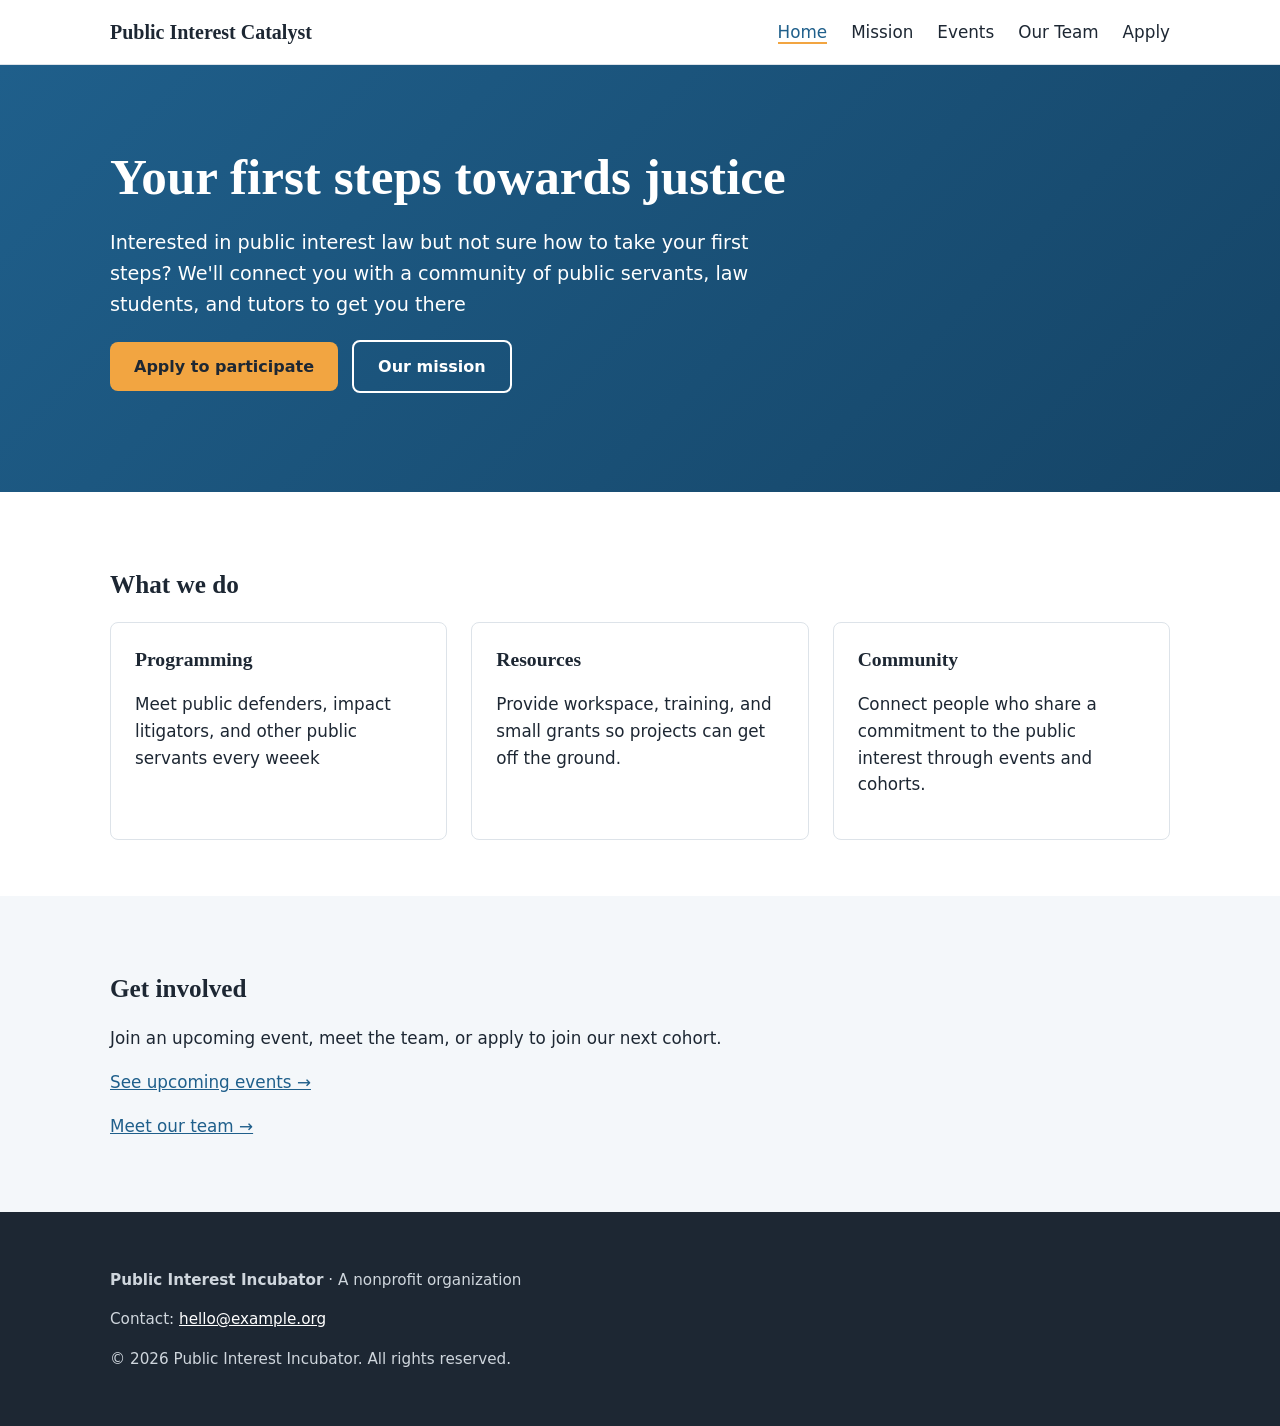
<file: index.html>
<!DOCTYPE html>
<html lang="en">
<head>
  <meta charset="UTF-8">
  <meta name="viewport" content="width=device-width, initial-scale=1.0">
  <title>Home | Public Interest Catalyst</title>
  <meta name="description" content="Public Interest Catalyst helps launch and grow projects that serve the public good.">
  <link rel="stylesheet" href="css/styles.css">
</head>
<body>
  <a class="skip-link" href="#main">Skip to content</a>
  <header class="site-header">
    <div class="container">
      <a class="logo" href="index.html">Public Interest Catalyst</a>
      <button class="nav-toggle" aria-expanded="false" aria-controls="site-nav">Menu</button>
      <nav class="site-nav" id="site-nav" aria-label="Main">
      <ul>
        <li><a href="index.html" aria-current="page">Home</a></li>
        <li><a href="mission.html">Mission</a></li>
        <li><a href="events.html">Events</a></li>
        <li><a href="team.html">Our Team</a></li>
        <li><a href="apply.html">Apply</a></li>
      </ul>
      </nav>
    </div>
  </header>

  <main id="main">
    <section class="hero">
      <div class="container">
        <h1>Your first steps towards justice</h1>
        <p>Interested in public interest law but not sure how to take your first steps? We'll connect you with a community of public servants, law students, and tutors to get you there </p>
        <p>
          <a class="btn" href="apply.html">Apply to participate</a>
          <a class="btn secondary" href="mission.html">Our mission</a>
        </p>
      </div>
    </section>

    <section class="section">
      <div class="container">
        <h2>What we do</h2>
        <div class="grid">
          <div class="card">
            <h3>Programming</h3>
            <p>Meet public defenders, impact litigators, and other public servants every weeek </p>
          </div>
          <div class="card">
            <h3>Resources</h3>
            <p>Provide workspace, training, and small grants so projects can get off the ground.</p>
          </div>
          <div class="card">
            <h3>Community</h3>
            <p>Connect people who share a commitment to the public interest through events and cohorts.</p>
          </div>
        </div>
      </div>
    </section>

    <section class="section alt">
      <div class="container">
        <h2>Get involved</h2>
        <p>Join an upcoming event, meet the team, or apply to join our next cohort.</p>
        <p><a href="events.html">See upcoming events &rarr;</a></p>
        <p><a href="team.html">Meet our team &rarr;</a></p>
      </div>
    </section>
  </main>

  <footer class="site-footer">
    <div class="container">
      <p><strong>Public Interest Incubator</strong> &middot; A nonprofit organization</p>
      <p>Contact: <a href="mailto:hello@example.org">hello@example.org</a></p>
      <p>&copy; 2026 Public Interest Incubator. All rights reserved.</p>
    </div>
  </footer>
  <script src="js/main.js"></script>
</body>
</html>
</file>
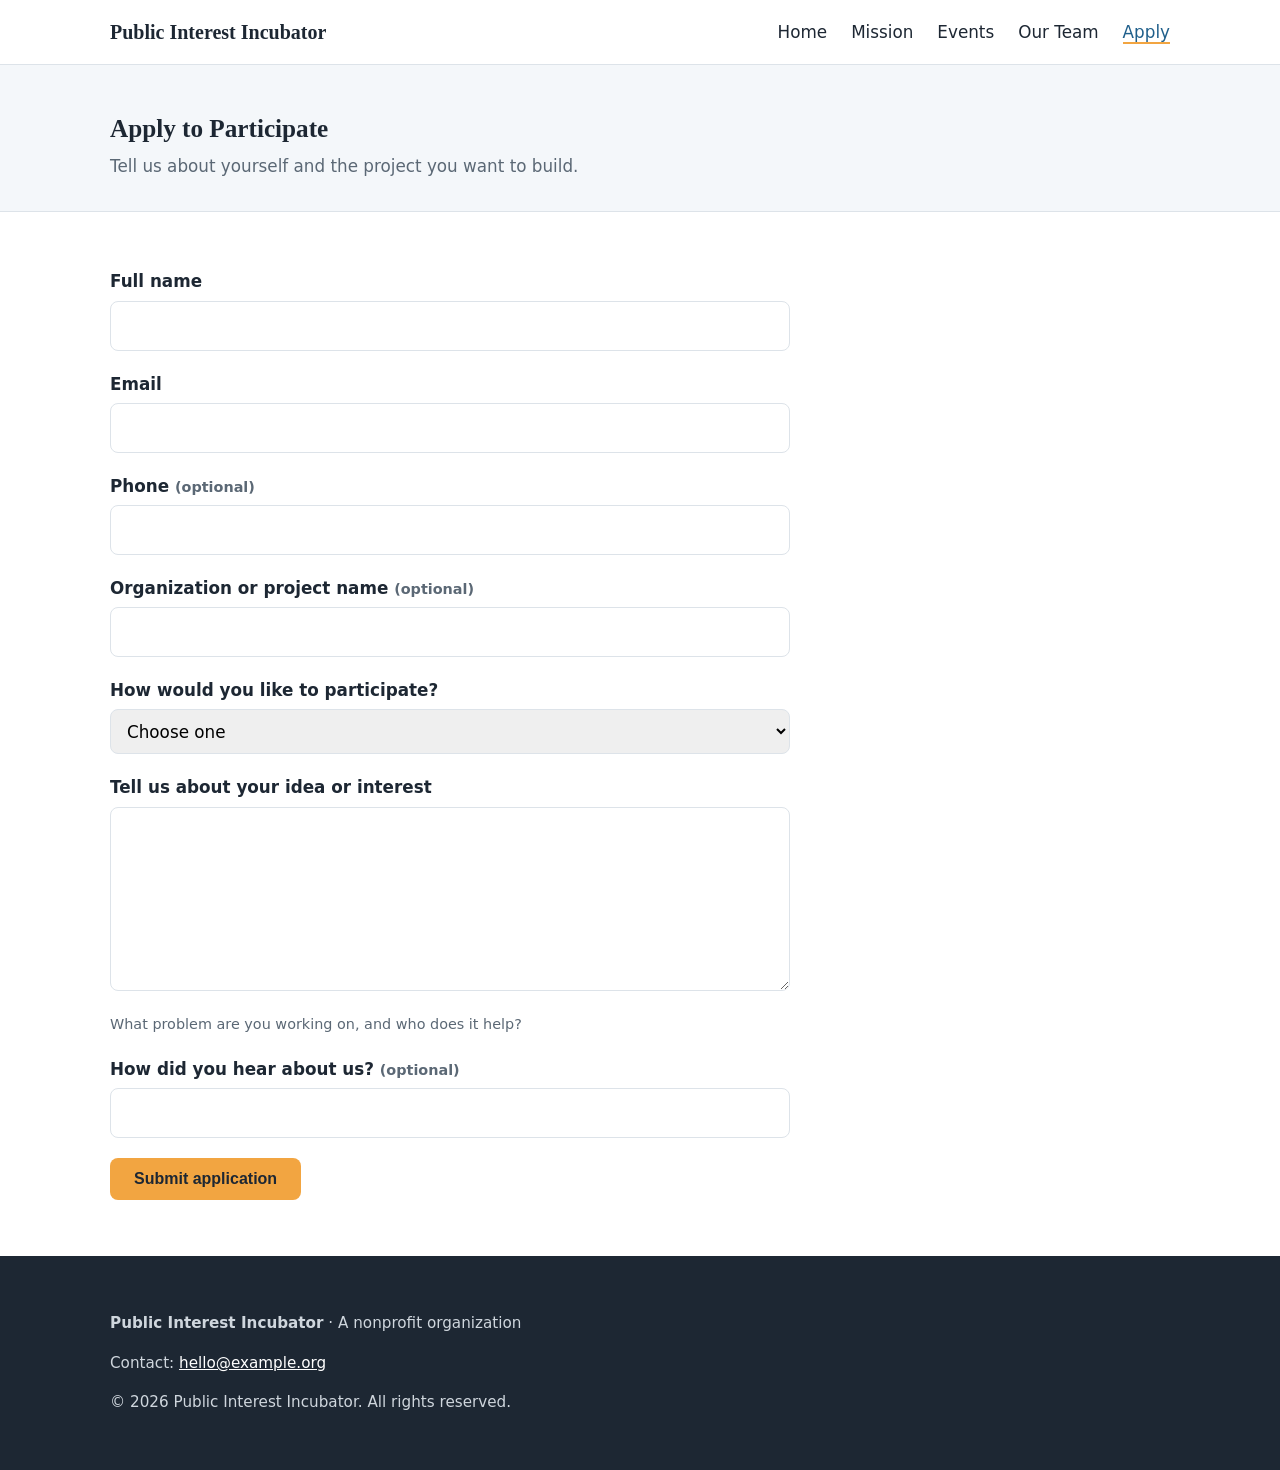
<file: apply.html>
<!DOCTYPE html>
<html lang="en">
<head>
  <meta charset="UTF-8">
  <meta name="viewport" content="width=device-width, initial-scale=1.0">
  <title>Apply | Public Interest Incubator</title>
  <meta name="description" content="Apply to participate in Public Interest Incubator.">
  <link rel="stylesheet" href="css/styles.css">
</head>
<body>
  <a class="skip-link" href="#main">Skip to content</a>
  <header class="site-header">
    <div class="container">
      <a class="logo" href="index.html">Public Interest Incubator</a>
      <button class="nav-toggle" aria-expanded="false" aria-controls="site-nav">Menu</button>
      <nav class="site-nav" id="site-nav" aria-label="Main">
      <ul>
        <li><a href="index.html">Home</a></li>
        <li><a href="mission.html">Mission</a></li>
        <li><a href="events.html">Events</a></li>
        <li><a href="team.html">Our Team</a></li>
        <li><a href="apply.html" aria-current="page">Apply</a></li>
      </ul>
      </nav>
    </div>
  </header>

  <main id="main">
    <section class="page-header">
      <div class="container">
        <h1>Apply to Participate</h1>
        <p>Tell us about yourself and the project you want to build.</p>
      </div>
    </section>

    <section class="section">
      <div class="container">
        <!-- Replace YOUR_FORM_ID with your form service endpoint. See README.md. -->
        <form class="form" data-apply-form action="https://formspree.io/f/YOUR_FORM_ID" method="POST">
          <div class="form-row">
            <label for="name">Full name</label>
            <input id="name" name="name" type="text" autocomplete="name" required>
          </div>
          <div class="form-row">
            <label for="email">Email</label>
            <input id="email" name="email" type="email" autocomplete="email" required>
          </div>
          <div class="form-row">
            <label for="phone">Phone <span class="hint">(optional)</span></label>
            <input id="phone" name="phone" type="tel" autocomplete="tel">
          </div>
          <div class="form-row">
            <label for="organization">Organization or project name <span class="hint">(optional)</span></label>
            <input id="organization" name="organization" type="text">
          </div>
          <div class="form-row">
            <label for="track">How would you like to participate?</label>
            <select id="track" name="track" required>
              <option value="">Choose one</option>
              <option>Join a cohort with my project</option>
              <option>Volunteer</option>
              <option>Become a mentor</option>
              <option>Other</option>
            </select>
          </div>
          <div class="form-row">
            <label for="project">Tell us about your idea or interest</label>
            <textarea id="project" name="project" rows="6" required></textarea>
            <p class="hint">What problem are you working on, and who does it help?</p>
          </div>
          <div class="form-row">
            <label for="referral">How did you hear about us? <span class="hint">(optional)</span></label>
            <input id="referral" name="referral" type="text">
          </div>
          <button class="btn" type="submit">Submit application</button>
          <p id="form-notice" class="form-notice" role="status" hidden></p>
        </form>
      </div>
    </section>
  </main>

  <footer class="site-footer">
    <div class="container">
      <p><strong>Public Interest Incubator</strong> &middot; A nonprofit organization</p>
      <p>Contact: <a href="mailto:hello@example.org">hello@example.org</a></p>
      <p>&copy; 2026 Public Interest Incubator. All rights reserved.</p>
    </div>
  </footer>
  <script src="js/main.js"></script>
</body>
</html>
</file>
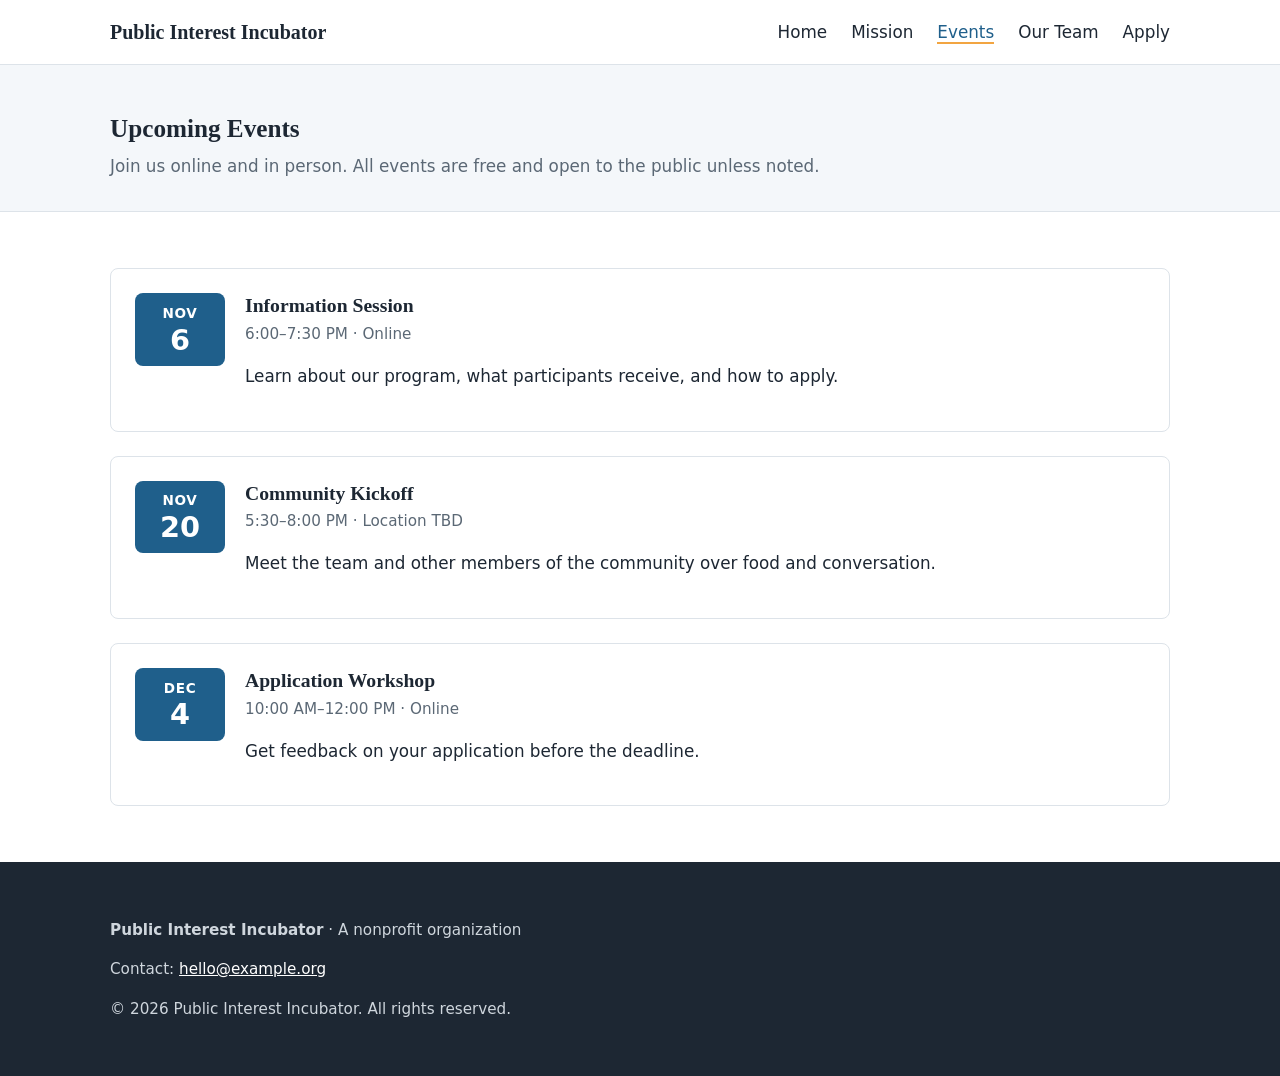
<file: events.html>
<!DOCTYPE html>
<html lang="en">
<head>
  <meta charset="UTF-8">
  <meta name="viewport" content="width=device-width, initial-scale=1.0">
  <title>Upcoming Events | Public Interest Incubator</title>
  <meta name="description" content="Upcoming events hosted by Public Interest Incubator.">
  <link rel="stylesheet" href="css/styles.css">
</head>
<body>
  <a class="skip-link" href="#main">Skip to content</a>
  <header class="site-header">
    <div class="container">
      <a class="logo" href="index.html">Public Interest Incubator</a>
      <button class="nav-toggle" aria-expanded="false" aria-controls="site-nav">Menu</button>
      <nav class="site-nav" id="site-nav" aria-label="Main">
      <ul>
        <li><a href="index.html">Home</a></li>
        <li><a href="mission.html">Mission</a></li>
        <li><a href="events.html" aria-current="page">Events</a></li>
        <li><a href="team.html">Our Team</a></li>
        <li><a href="apply.html">Apply</a></li>
      </ul>
      </nav>
    </div>
  </header>

  <main id="main">
    <section class="page-header">
      <div class="container">
        <h1>Upcoming Events</h1>
        <p>Join us online and in person. All events are free and open to the public unless noted.</p>
      </div>
    </section>

    <section class="section">
      <div class="container">
        <div class="grid" style="grid-template-columns: 1fr;">
          <!-- To add an event, copy one <article> block below and edit it. -->
          <article class="card event">
            <div class="event-date"><span class="month">Nov</span><span class="day">6</span></div>
            <div>
              <h3>Information Session</h3>
              <p class="event-meta">6:00&ndash;7:30 PM &middot; Online</p>
              <p>Learn about our program, what participants receive, and how to apply.</p>
            </div>
          </article>
          <article class="card event">
            <div class="event-date"><span class="month">Nov</span><span class="day">20</span></div>
            <div>
              <h3>Community Kickoff</h3>
              <p class="event-meta">5:30&ndash;8:00 PM &middot; Location TBD</p>
              <p>Meet the team and other members of the community over food and conversation.</p>
            </div>
          </article>
          <article class="card event">
            <div class="event-date"><span class="month">Dec</span><span class="day">4</span></div>
            <div>
              <h3>Application Workshop</h3>
              <p class="event-meta">10:00 AM&ndash;12:00 PM &middot; Online</p>
              <p>Get feedback on your application before the deadline.</p>
            </div>
          </article>
        </div>
      </div>
    </section>
  </main>

  <footer class="site-footer">
    <div class="container">
      <p><strong>Public Interest Incubator</strong> &middot; A nonprofit organization</p>
      <p>Contact: <a href="mailto:hello@example.org">hello@example.org</a></p>
      <p>&copy; 2026 Public Interest Incubator. All rights reserved.</p>
    </div>
  </footer>
  <script src="js/main.js"></script>
</body>
</html>
</file>
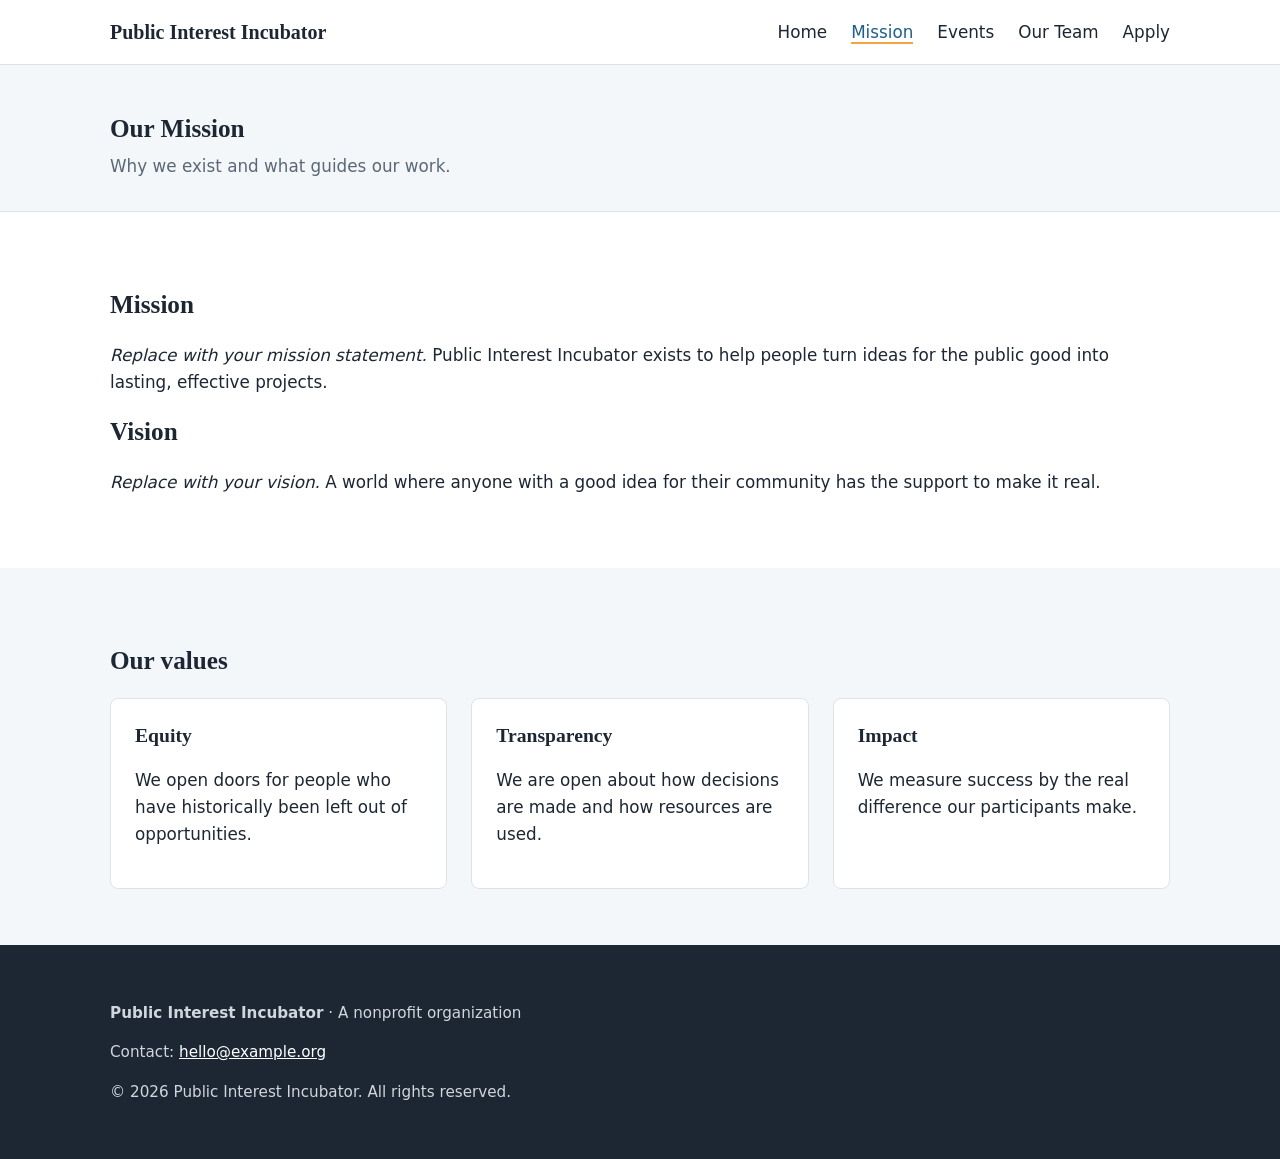
<file: mission.html>
<!DOCTYPE html>
<html lang="en">
<head>
  <meta charset="UTF-8">
  <meta name="viewport" content="width=device-width, initial-scale=1.0">
  <title>Our Mission | Public Interest Incubator</title>
  <meta name="description" content="The mission, vision, and values of Public Interest Incubator.">
  <link rel="stylesheet" href="css/styles.css">
</head>
<body>
  <a class="skip-link" href="#main">Skip to content</a>
  <header class="site-header">
    <div class="container">
      <a class="logo" href="index.html">Public Interest Incubator</a>
      <button class="nav-toggle" aria-expanded="false" aria-controls="site-nav">Menu</button>
      <nav class="site-nav" id="site-nav" aria-label="Main">
      <ul>
        <li><a href="index.html">Home</a></li>
        <li><a href="mission.html" aria-current="page">Mission</a></li>
        <li><a href="events.html">Events</a></li>
        <li><a href="team.html">Our Team</a></li>
        <li><a href="apply.html">Apply</a></li>
      </ul>
      </nav>
    </div>
  </header>

  <main id="main">
    <section class="page-header">
      <div class="container">
        <h1>Our Mission</h1>
        <p>Why we exist and what guides our work.</p>
      </div>
    </section>

    <section class="section">
      <div class="container">
        <h2>Mission</h2>
        <p><em>Replace with your mission statement.</em> Public Interest Incubator exists to help people turn ideas for the public good into lasting, effective projects.</p>

        <h2>Vision</h2>
        <p><em>Replace with your vision.</em> A world where anyone with a good idea for their community has the support to make it real.</p>
      </div>
    </section>

    <section class="section alt">
      <div class="container">
        <h2>Our values</h2>
        <div class="grid">
          <div class="card">
            <h3>Equity</h3>
            <p>We open doors for people who have historically been left out of opportunities.</p>
          </div>
          <div class="card">
            <h3>Transparency</h3>
            <p>We are open about how decisions are made and how resources are used.</p>
          </div>
          <div class="card">
            <h3>Impact</h3>
            <p>We measure success by the real difference our participants make.</p>
          </div>
        </div>
      </div>
    </section>
  </main>

  <footer class="site-footer">
    <div class="container">
      <p><strong>Public Interest Incubator</strong> &middot; A nonprofit organization</p>
      <p>Contact: <a href="mailto:hello@example.org">hello@example.org</a></p>
      <p>&copy; 2026 Public Interest Incubator. All rights reserved.</p>
    </div>
  </footer>
  <script src="js/main.js"></script>
</body>
</html>
</file>
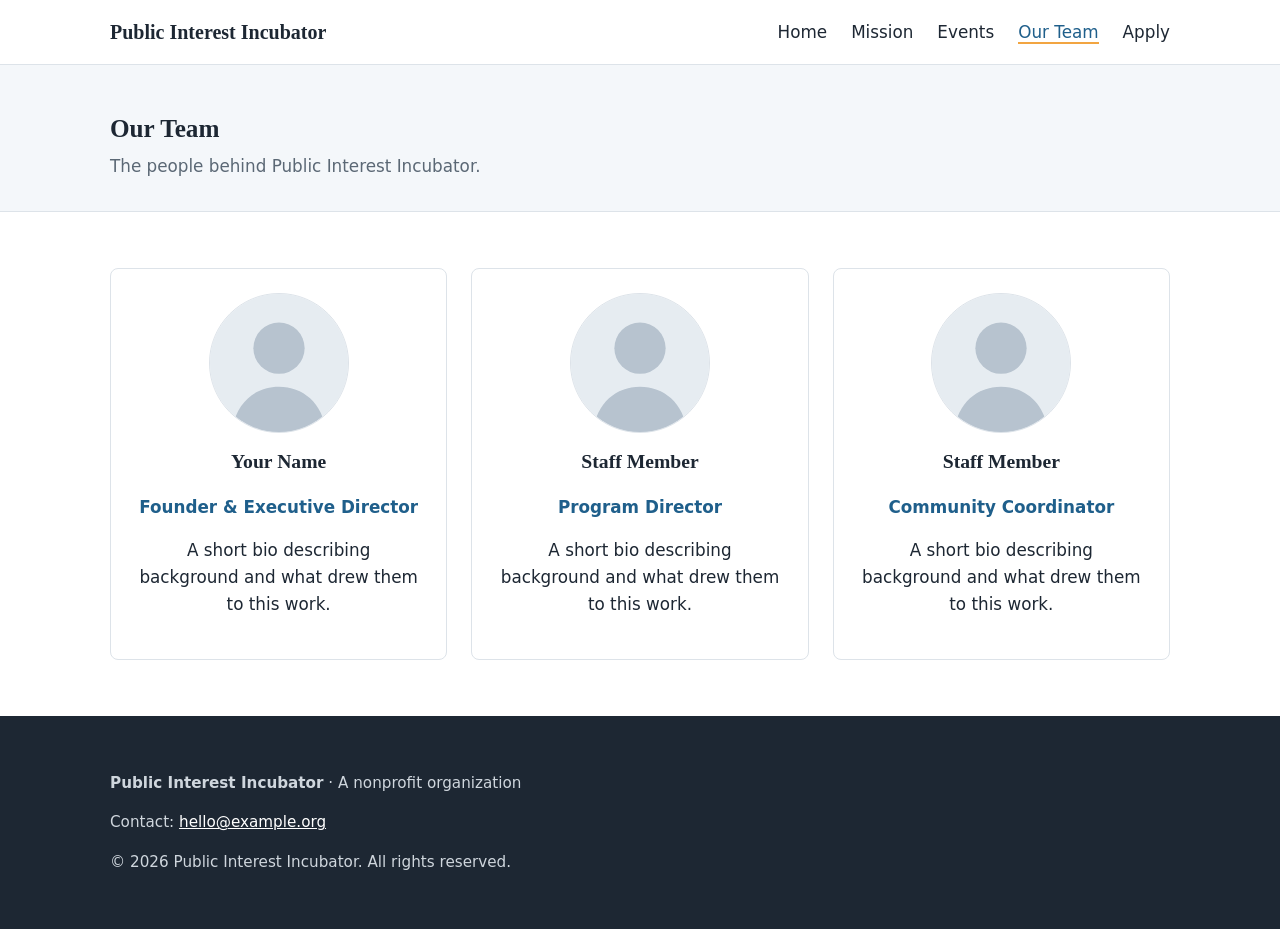
<file: team.html>
<!DOCTYPE html>
<html lang="en">
<head>
  <meta charset="UTF-8">
  <meta name="viewport" content="width=device-width, initial-scale=1.0">
  <title>Our Team | Public Interest Incubator</title>
  <meta name="description" content="Meet the staff of Public Interest Incubator.">
  <link rel="stylesheet" href="css/styles.css">
</head>
<body>
  <a class="skip-link" href="#main">Skip to content</a>
  <header class="site-header">
    <div class="container">
      <a class="logo" href="index.html">Public Interest Incubator</a>
      <button class="nav-toggle" aria-expanded="false" aria-controls="site-nav">Menu</button>
      <nav class="site-nav" id="site-nav" aria-label="Main">
      <ul>
        <li><a href="index.html">Home</a></li>
        <li><a href="mission.html">Mission</a></li>
        <li><a href="events.html">Events</a></li>
        <li><a href="team.html" aria-current="page">Our Team</a></li>
        <li><a href="apply.html">Apply</a></li>
      </ul>
      </nav>
    </div>
  </header>

  <main id="main">
    <section class="page-header">
      <div class="container">
        <h1>Our Team</h1>
        <p>The people behind Public Interest Incubator.</p>
      </div>
    </section>

    <section class="section">
      <div class="container">
        <!-- To add a person, copy one "staff-card" block and put their photo in the images/ folder. -->
        <div class="grid">
          <div class="card staff-card">
            <img class="staff-photo" src="images/placeholder-person.svg" alt="Photo of Your Name">
            <h3>Your Name</h3>
            <p class="staff-role">Founder &amp; Executive Director</p>
            <p>A short bio describing background and what drew them to this work.</p>
          </div>
          <div class="card staff-card">
            <img class="staff-photo" src="images/placeholder-person.svg" alt="Photo of Staff Member">
            <h3>Staff Member</h3>
            <p class="staff-role">Program Director</p>
            <p>A short bio describing background and what drew them to this work.</p>
          </div>
          <div class="card staff-card">
            <img class="staff-photo" src="images/placeholder-person.svg" alt="Photo of Staff Member">
            <h3>Staff Member</h3>
            <p class="staff-role">Community Coordinator</p>
            <p>A short bio describing background and what drew them to this work.</p>
          </div>
        </div>
      </div>
    </section>
  </main>

  <footer class="site-footer">
    <div class="container">
      <p><strong>Public Interest Incubator</strong> &middot; A nonprofit organization</p>
      <p>Contact: <a href="mailto:hello@example.org">hello@example.org</a></p>
      <p>&copy; 2026 Public Interest Incubator. All rights reserved.</p>
    </div>
  </footer>
  <script src="js/main.js"></script>
</body>
</html>
</file>
<file: css/styles.css>
/* ==========================================================================
   Public Interest Incubator — shared styles
   Edit the variables below to change the site's colors and fonts.
   ========================================================================== */

:root {
  --color-primary: #1f5f8b;
  --color-primary-dark: #154466;
  --color-accent: #f2a541;
  --color-text: #1d2733;
  --color-muted: #5b6875;
  --color-bg: #ffffff;
  --color-bg-alt: #f4f7fa;
  --color-border: #dde3e9;
  --font-body: system-ui, -apple-system, "Segoe UI", Roboto, sans-serif;
  --font-heading: Georgia, "Times New Roman", serif;
  --max-width: 1100px;
  --radius: 8px;
}

* { box-sizing: border-box; }

body {
  margin: 0;
  font-family: var(--font-body);
  font-size: 1.05rem;
  line-height: 1.6;
  color: var(--color-text);
  background: var(--color-bg);
}

h1, h2, h3 { font-family: var(--font-heading); line-height: 1.25; }
a { color: var(--color-primary); }
img { max-width: 100%; height: auto; }

.container { max-width: var(--max-width); margin: 0 auto; padding: 0 1.25rem; }

.skip-link { position: absolute; left: -999px; }
.skip-link:focus { left: 1rem; top: 1rem; background: #fff; padding: .5rem 1rem; z-index: 100; }

/* ---------- Header & navigation ---------- */
.site-header { background: var(--color-bg); border-bottom: 1px solid var(--color-border); position: sticky; top: 0; z-index: 10; }
.site-header .container { display: flex; align-items: center; justify-content: space-between; min-height: 64px; }
.logo { font-family: var(--font-heading); font-weight: bold; font-size: 1.25rem; color: var(--color-text); text-decoration: none; }
.nav-toggle { display: none; background: none; border: 1px solid var(--color-border); border-radius: var(--radius); padding: .4rem .7rem; font-size: 1rem; cursor: pointer; }
.site-nav ul { list-style: none; display: flex; gap: 1.5rem; margin: 0; padding: 0; }
.site-nav a { text-decoration: none; color: var(--color-text); font-weight: 500; }
.site-nav a:hover, .site-nav a[aria-current="page"] { color: var(--color-primary); border-bottom: 2px solid var(--color-accent); }

@media (max-width: 760px) {
  .nav-toggle { display: block; }
  .site-nav { display: none; position: absolute; top: 64px; left: 0; right: 0; background: var(--color-bg); border-bottom: 1px solid var(--color-border); }
  .site-nav.open { display: block; }
  .site-nav ul { flex-direction: column; gap: 0; padding: .5rem 1.25rem 1rem; }
  .site-nav li { padding: .5rem 0; }
}

/* ---------- Sections ---------- */
.hero { background: linear-gradient(135deg, var(--color-primary), var(--color-primary-dark)); color: #fff; padding: 5rem 0; }
.hero h1 { font-size: clamp(2rem, 5vw, 3.2rem); margin: 0 0 1rem; }
.hero p { font-size: 1.2rem; max-width: 640px; }
.page-header { background: var(--color-bg-alt); padding: 3rem 0 2rem; border-bottom: 1px solid var(--color-border); }
.page-header h1 { margin: 0 0 .5rem; }
.page-header p { margin: 0; color: var(--color-muted); }
.section { padding: 3.5rem 0; }
.section.alt { background: var(--color-bg-alt); }

.btn { display: inline-block; padding: .75rem 1.5rem; border-radius: var(--radius); background: var(--color-accent); color: var(--color-text); font-weight: 600; text-decoration: none; border: none; cursor: pointer; font-size: 1rem; }
.btn:hover { filter: brightness(.95); }
.btn.secondary { background: transparent; color: #fff; border: 2px solid #fff; margin-left: .5rem; }

/* ---------- Cards & grids ---------- */
.grid { display: grid; gap: 1.5rem; grid-template-columns: repeat(auto-fit, minmax(240px, 1fr)); }
.card { background: var(--color-bg); border: 1px solid var(--color-border); border-radius: var(--radius); padding: 1.5rem; }
.card h3 { margin-top: 0; }

.event { display: grid; grid-template-columns: 90px 1fr; gap: 1.25rem; align-items: start; }
.event-date { background: var(--color-primary); color: #fff; border-radius: var(--radius); text-align: center; padding: .6rem 0; font-weight: bold; }
.event-date .month { display: block; font-size: .85rem; text-transform: uppercase; letter-spacing: .05em; }
.event-date .day { display: block; font-size: 1.8rem; line-height: 1.1; }
.event h3 { margin: 0 0 .25rem; }
.event-meta { color: var(--color-muted); font-size: .95rem; margin: 0 0 .5rem; }

.staff-card { text-align: center; }
.staff-photo { width: 140px; height: 140px; border-radius: 50%; object-fit: cover; background: var(--color-bg-alt); border: 1px solid var(--color-border); display: block; margin: 0 auto 1rem; }
.staff-role { color: var(--color-primary); font-weight: 600; margin: 0 0 .5rem; }

/* ---------- Forms ---------- */
.form { max-width: 680px; }
.form-row { margin-bottom: 1.25rem; }
.form label { display: block; font-weight: 600; margin-bottom: .35rem; }
.form input, .form select, .form textarea { width: 100%; padding: .65rem .75rem; border: 1px solid var(--color-border); border-radius: var(--radius); font: inherit; }
.form input:focus, .form select:focus, .form textarea:focus { outline: 2px solid var(--color-primary); border-color: var(--color-primary); }
.form .hint { font-size: .9rem; color: var(--color-muted); }
.form-notice { padding: 1rem; border-radius: var(--radius); background: #fff6e5; border: 1px solid var(--color-accent); margin-top: 1rem; }

/* ---------- Footer ---------- */
.site-footer { background: var(--color-text); color: #cfd6dd; padding: 2.5rem 0; font-size: .95rem; }
.site-footer a { color: #fff; }
</file>
